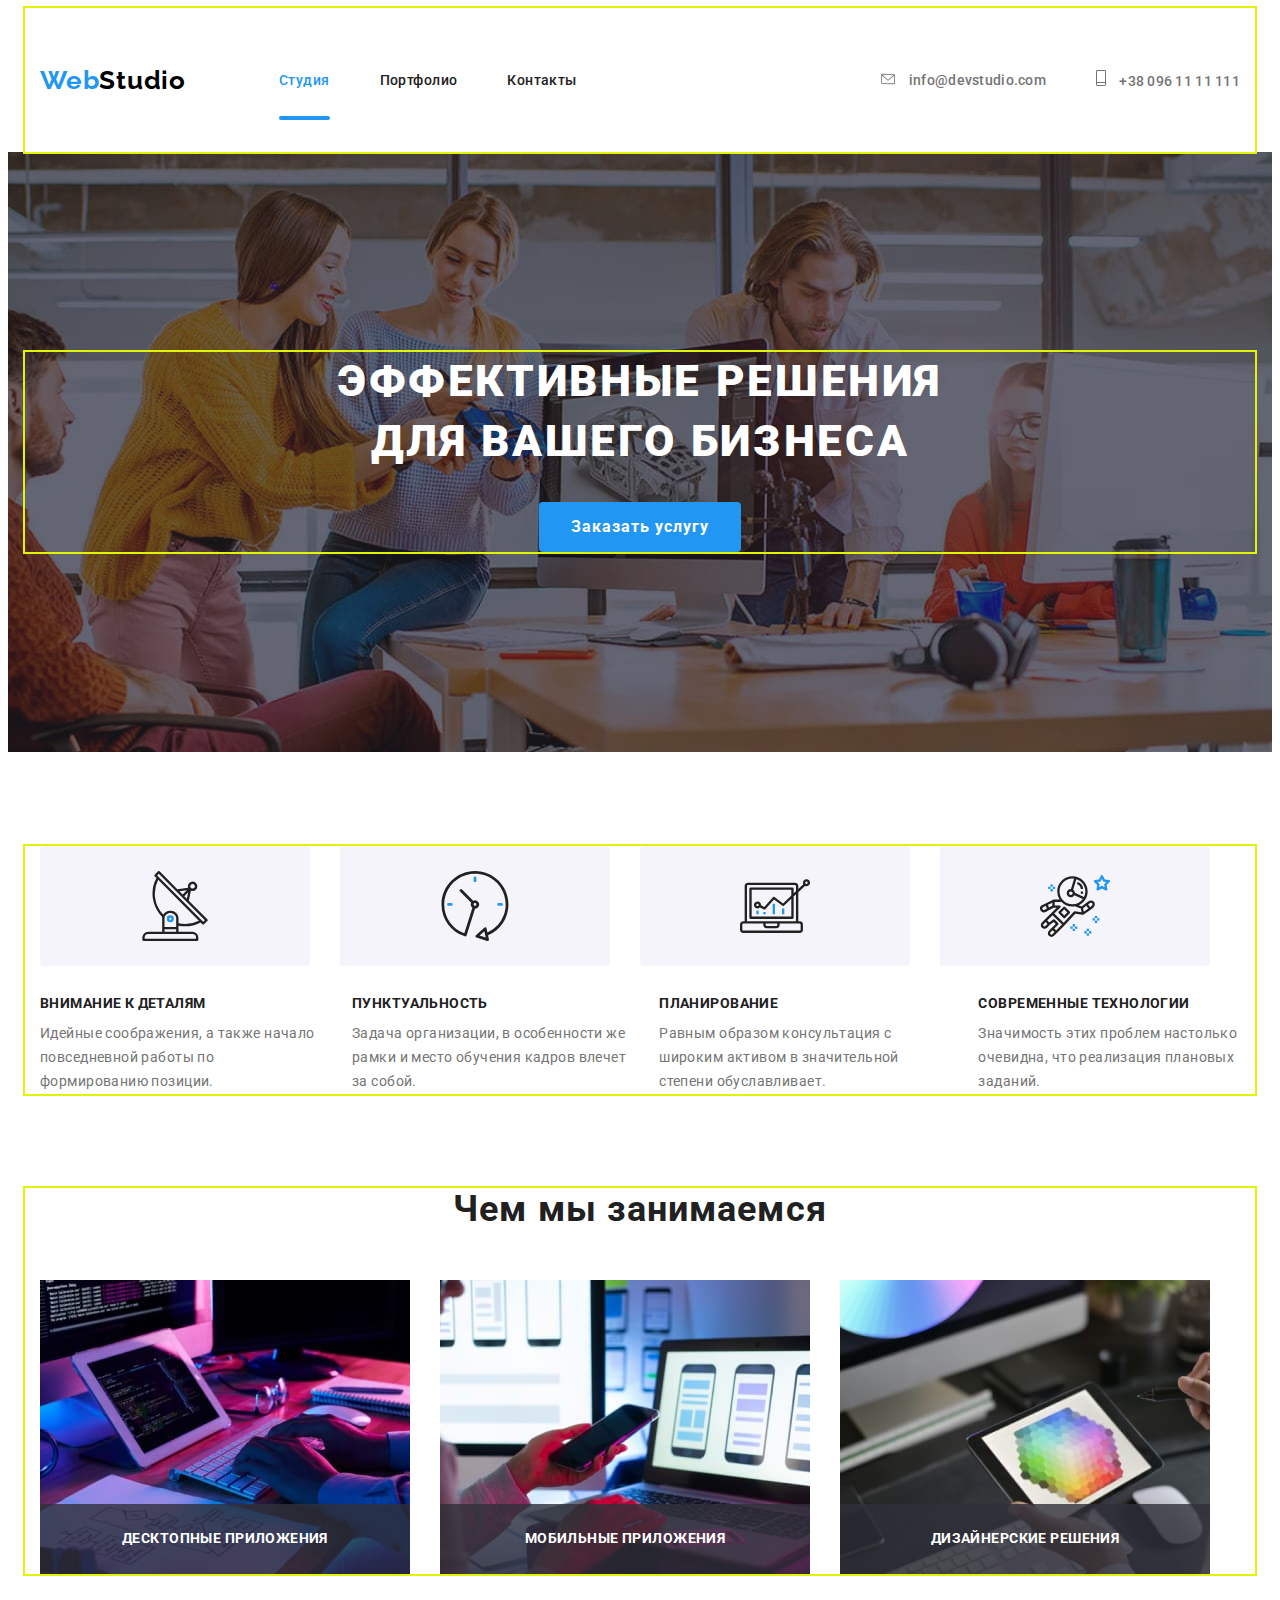
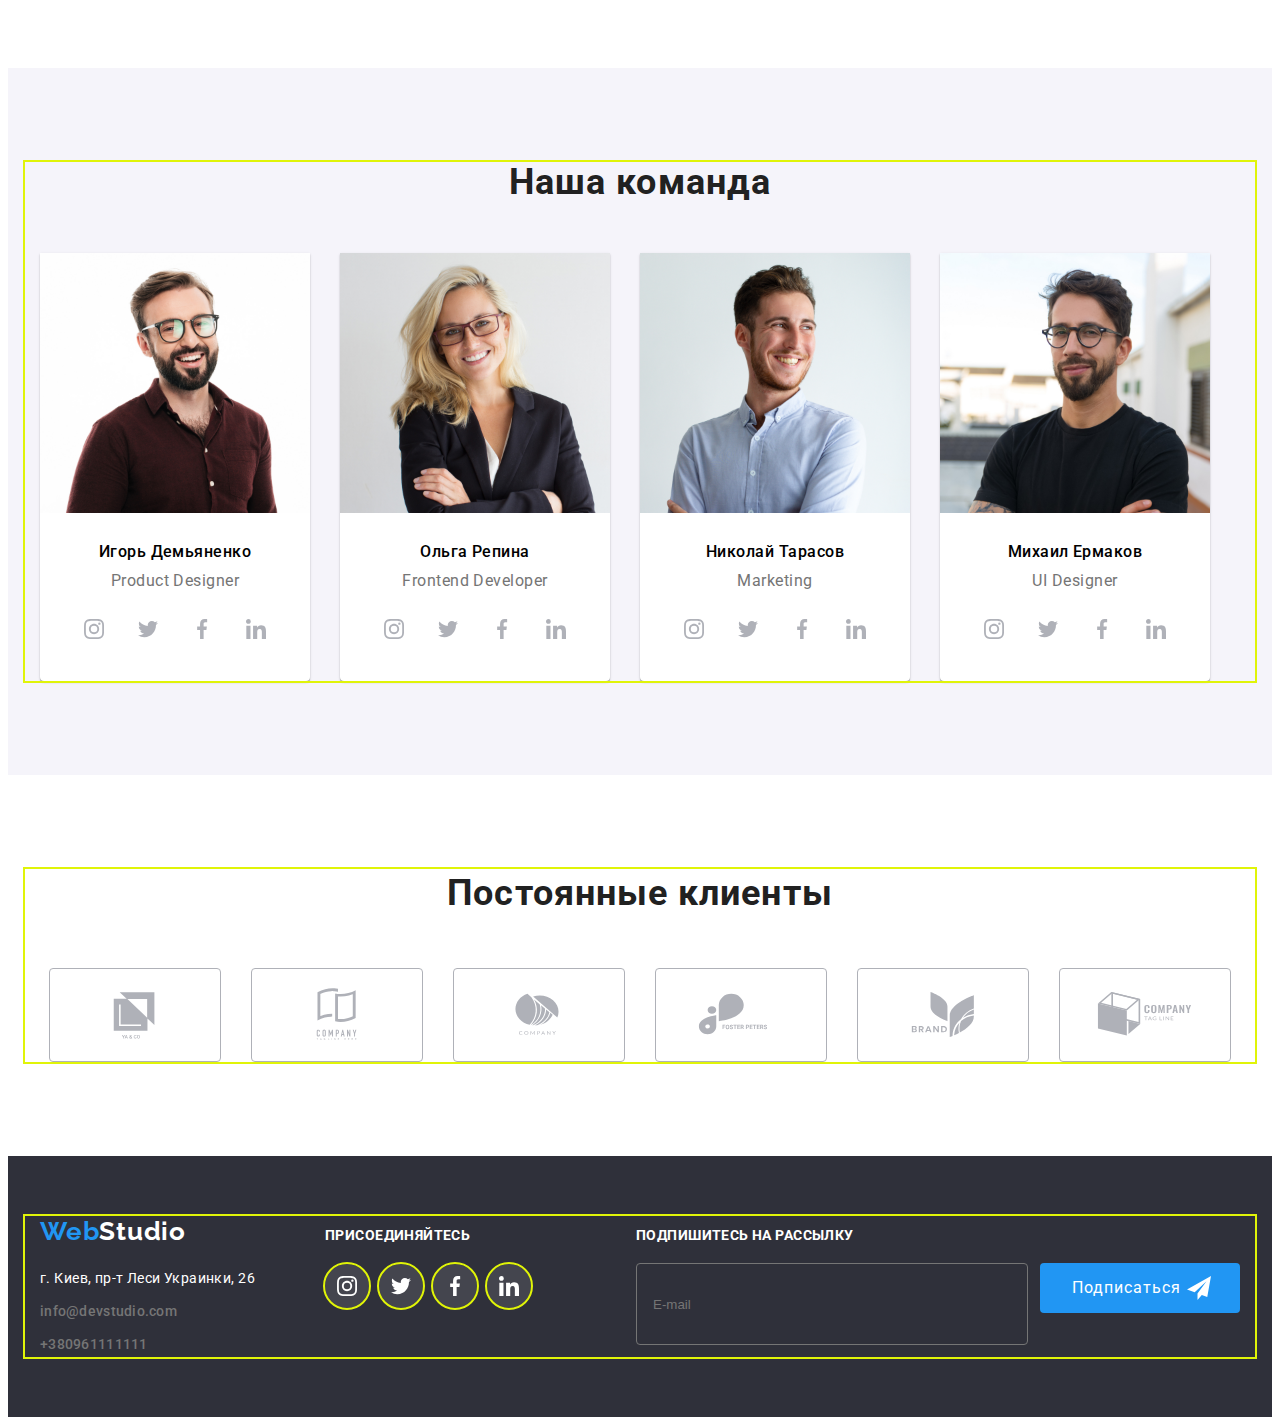
<file: index.html>
<!DOCTYPE html>
<html lang="ru">

<head>
  <link href="https://fonts.googleapis.com/css2?family=Raleway:wght@700&family=Roboto:wght@400;500;700;900&display=swap"
    rel="stylesheet" />
  <style>
    @import url('https://fonts.googleapis.com/css2?family=Raleway:wght@700&family=Roboto:wght@400;500;700;900&display=swap');
  </style>
  <meta charset="UTF-8" />
  <meta http-equiv="X-UA-Compatible" content="IE=edge" />
  <meta name="viewport" content="width=device-width, initial-scale=1.0" />
  <title>Document</title>
  <!--Normalize start-->
  <link rel="stylesheet" href="https://cdnjs.cloudflare.com/ajax/libs/modern-normalize/1.1.0/modern-normalize.min.css"
    integrity="sha512-wpPYUAdjBVSE4KJnH1VR1HeZfpl1ub8YT/NKx4PuQ5NmX2tKuGu6U/JRp5y+Y8XG2tV+wKQpNHVUX03MfMFn9Q=="
    crossorigin="anonymous" referrerpolicy="no-referrer" />
  <!--Normalize end-->
  <!--Custom stiles start-->
  <link rel="stylesheet" href="./css/main.min.css">
  <link rel="stylesheet" href="./css/styles.css" />
  <!--Custon stiles end-->

</head>

<body data-page no-scroll>

  <!--site header-->
  <header class="header">
    <div class="header__ctr container">
      <nav class="nav">
        <a href="./index.html" class="nav__logo link"><span class="logo">Web</span>Studio </a>
        <ul class="nav__list list">
          <li class="nav__item">
            <a href="./index.html" class="nav__link current link">Студия</a>
          </li>
          <li class="nav__item">
            <a href="./portfolio.html" class="nav__link link">Портфолио</a>
          </li>
          <li class="nav__item"><a href="#" class="nav__link link">Контакты</a></li>
        </ul>
      </nav>
      <ul class="header__list list">
        <li class="header__item">
          <a class="header__adress link" href="mailto:info@devstudio.com">
            <svg class="header__icon" width="16" height="12">
              <use href="./images/icon-stile.svg#mail"></use>
            </svg>
            info@devstudio.com</a>
        </li>
        <li class="header__item">
          <a class="header__adress link" href="tel:+380961111111">
            <svg class="header__icon" width="10" height="16">
              <use href="./images/icon-stile.svg#tel"></use>
            </svg>
            +38 096 11 11 111</a>
        </li>
      </ul>
    </div>
  </header>
  <!--menu-->
  <main>
    <section class="business">
      <div class="business-ctr container">
        <h1 class="business__title">Эффективные решения для вашего бизнеса</h1>
        <button type="button" class="business__btn" data-modal-open>Заказать услугу</button>
      </div>
    </section>
    <!--our features-->
    <section class="features section">
      <div class="ftr-container container">
        <h2 class="visually-hidden">Наши особенности</h2>
        <ul class="features__list list">
          <li>
            <a class="features__link link" href="" target="_blank" rel="noopener noreferrer" aria-label="">
              <svg class="features-icon" width="70" height="70">
                <use href="./images/icon-stile.svg#antenna"></use>
              </svg>
            </a>
          </li>
          <li>
            <a class="features__link link" href="" target="_blank" rel="noopener noreferrer" aria-label="">
              <svg class="features-icon" width="70" height="70">
                <use href="./images/icon-stile.svg#clock"></use>
              </svg>
            </a>
          </li>
          <li>
            <a class="features__link link" href="" target="_blank" rel="noopener noreferrer" aria-label="">
              <svg class="features-icon" width="70px" height="70px">
                <use href="./images/icon-stile.svg#diagram"></use>
              </svg>
            </a>
          </li>
          <li>
            <a class="features__link link" href="" target="_blank" rel="noopener noreferrer" aria-label="">
              <svg class="features-icon" width="70px" height="70px">
                <use href="./images/icon-stile.svg#astronaut"></use>
              </svg>
            </a>
          </li>
        </ul>
        <ul class="features__list list">
          <li>
            <h3 class="features__title">Внимание к деталям</h3>
            <p class="features__text">
              Идейные соображения, а также начало повседневной работы по формированию позиции.
            </p>
          </li>
          <li>
            <h3 class="features__title">Пунктуальность</h3>
            <p class="features__text">
              Задача организации, в особенности же рамки и место обучения кадров влечет за собой.
            </p>
          </li>
          <li>
            <h3 class="features__title">Планирование</h3>
            <p class="features__text">
              Равным образом консультация с широким активом в значительной степени обуславливает.
            </p>
          </li>
          <li>
            <h3 class="features__title">Современные технологии</h3>
            <p class="features__text">
              Значимость этих проблем настолько очевидна, что реализация плановых заданий.
            </p>
          </li>
        </ul>
      </div>
    </section>
    <section class="work section">
      <div class="work__container container">
        <h2 class="work__title">Чем мы занимаемся</h2>
        <ul class="work__list list">
          <li class="work__item">
            <img src="./images/box1.jpg" class="work-photo" alt="work examples" width="370" />
            <p class="work__text">Десктопные приложения</p>
          </li>
          <li class="work__item">
            <img src="./images/box2.jpg" class="work-photo" alt="work examples" width="370" />
            <p class="work__text">Мобильные приложения</p>
          </li>
          <li class="work__item">
            <img src="./images/box3.jpg" class="work-photo" alt="work examples" width="370" />
            <p class="work__text">Дизайнерские решения</p>
          </li>
        </ul>
      </div>
    </section>
    <!--command-->
    <section class="command section">
      <div class="command__container container">
        <h2 class="command__title">Наша команда</h2>
        <ul class="command__list list">
          <li class="command__link">
            <img src="./images/img.jpg" alt="photo" width="270" />
            <div class="command__cmd">
              <h3 class="command__name">Игорь Демьяненко</h3>
              <p class="command__text">Product Designer</p>
              <ul class="command__socials list">
                <li>
                  <a class="command__socials-link link" href="" target="_blank" rel="noopener noreferrer"
                    aria-label="instagram">
                    <svg class="command__icon" width="20" height="20">
                      <use href="./images/icon-stile.svg#instagram"></use>
                    </svg>
                  </a>
                </li>
                <li>
                  <a class="command__socials-link link" href="" target="_blank" rel="noopener noreferrer"
                    aria-label="twitter">
                    <svg class="command__icon" width="20" height="20">
                      <use href="./images/icon-stile.svg#twitter"></use>
                    </svg>
                  </a>
                </li>
                <li>
                  <a class="command__socials-link link" href="" target="_blank" rel="noopener noreferrer"
                    aria-label="facebook">
                    <svg class="command__icon" width="20" height="20">
                      <use href="./images/icon-stile.svg#facebook"></use>
                    </svg>
                  </a>
                </li>
                <li>
                  <a class="command__socials-link link" href="" target="_blank" rel="noopener noreferrer"
                    aria-label="linkedin">
                    <svg class="command__icon" width="20" height="20">
                      <use href="./images/icon-stile.svg#linkedin"></use>
                    </svg>
                  </a>
                </li>
              </ul>
            </div>
          </li>
          <li class="command__link">
            <img src="./images/img(1).jpg" alt="photo" width="270" />
            <div class="command__cmd">
              <h3 class="command__name">Ольга Репина</h3>
              <p class="command__text">Frontend Developer</p>
              <ul class="command__socials list">
                <li>
                  <a class="command__socials-link link" href="" target="_blank" rel="noopener noreferrer"
                    aria-label="instagram">
                    <svg class="command__icon" width="20" height="20">
                      <use href="./images/icon-stile.svg#instagram"></use>
                    </svg>
                  </a>
                </li>
                <li>
                  <a class="command__socials-link link" href="" target="_blank" rel="noopener noreferrer"
                    aria-label="twitter">
                    <svg class="command__icon" width="20" height="20">
                      <use href="./images/icon-stile.svg#twitter"></use>
                    </svg>
                  </a>
                </li>
                <li>
                  <a class="command__socials-link link" href="" target="_blank" rel="noopener noreferrer"
                    aria-label="facebook">
                    <svg class="command__icon" width="20" height="20">
                      <use href="./images/icon-stile.svg#facebook"></use>
                    </svg>
                  </a>
                </li>
                <li>
                  <a class="command__socials-link link" href="" target="_blank" rel="noopener noreferrer"
                    aria-label="linkedin">
                    <svg class="command__icon" width="20" height="20">
                      <use href="./images/icon-stile.svg#linkedin"></use>
                    </svg>
                  </a>
                </li>
              </ul>
            </div>
          </li>
          <li class="command__link">
            <img src="./images/img(2).jpg" alt="photo" width="270" />
            <div class="command__cmd">
              <h3 class="command__name">Николай Тарасов</h3>
              <p class="command__text">Marketing</p>
              <ul class="command__socials list">
                <li>
                  <a class="command__socials-link link" href="" target="_blank" rel="noopener noreferrer"
                    aria-label="instagram">
                    <svg class="command__icon" width="20" height="20">
                      <use href="./images/icon-stile.svg#instagram"></use>
                    </svg>
                  </a>
                </li>
                <li>
                  <a class="command__socials-link link" href="" target="_blank" rel="noopener noreferrer"
                    aria-label="twitter">
                    <svg class="command__icon" width="20" height="20">
                      <use href="./images/icon-stile.svg#twitter"></use>
                    </svg>
                  </a>
                </li>
                <li>
                  <a class="command__socials-link link" href="" target="_blank" rel="noopener noreferrer"
                    aria-label="facebook">
                    <svg class="command__icon" width="20" height="20">
                      <use href="./images/icon-stile.svg#facebook"></use>
                    </svg>
                  </a>
                </li>
                <li>
                  <a class="command__socials-link link" href="" target="_blank" rel="noopener noreferrer"
                    aria-label="linkedin">
                    <svg class="command__icon" width="20" height="20">
                      <use href="./images/icon-stile.svg#linkedin"></use>
                    </svg>
                  </a>
                </li>
              </ul>
            </div>
          </li>
          <li class="command__link">
            <img src="./images/img(3).jpg" alt="photo" width="270" />
            <div class="command__cmd">
              <h3 class="command__name">Михаил Ермаков</h3>
              <p class="command__text">UI Designer</p>
              <ul class="command__socials list">
                <li>
                  <a class="command__socials-link link" href="" target="_blank" rel="noopener noreferrer"
                    aria-label="instagram">
                    <svg class="command__icon" width="20" height="20">
                      <use href="./images/icon-stile.svg#instagram"></use>
                    </svg>
                  </a>
                </li>
                <li>
                  <a class="command__socials-link link" href="" target="_blank" rel="noopener noreferrer"
                    aria-label="twitter">
                    <svg class="command__icon" width="20" height="20">
                      <use href="./images/icon-stile.svg#twitter"></use>
                    </svg>
                  </a>
                </li>
                <li>
                  <a class="command__socials-link link" href="" target="_blank" rel="noopener noreferrer"
                    aria-label="facebook">
                    <svg class="command__icon" width="20" height="20">
                      <use href="./images/icon-stile.svg#facebook"></use>
                    </svg>
                  </a>
                </li>
                <li>
                  <a class="command__socials-link link" href="" target="_blank" rel="noopener noreferrer"
                    aria-label="linkedin">
                    <svg class="command__icon" width="20" height="20">
                      <use href="./images/icon-stile.svg#linkedin"></use>
                    </svg>
                  </a>
                </li>
              </ul>
            </div>
          </li>
        </ul>
      </div>
    </section>
    <!--Klient section-->
    <section class="klient section">
      <div class="container">
        <h2 class="klient__fix">Постоянные клиенты</h2>
        <ul class="klient__list list">
          <li>
            <a class="klient__link link" href="" target="_blank" rel="noopener noreferrer" aria-label="">
              <svg class="klient__icon" width="106" height="60">
                <use href="./images/icon-stile.svg#logo"></use>
              </svg>
            </a>
          </li>
          <li>
            <a class="klient__link link" href="" target="_blank" rel="noopener noreferrer" aria-label="">
              <svg class="klient__icon" width="106" height="60">
                <use href="./images/icon-stile.svg#logo-1"></use>
              </svg>
            </a>
          </li>
          <li>
            <a class="klient__link link" href="" target="_blank" rel="noopener noreferrer" aria-label="">
              <svg class="klient__icon" width="106" height="60">
                <use href="./images/icon-stile.svg#logo-2"></use>
              </svg>
            </a>
          </li>
          <li>
            <a class="klient__link link" href="" target="_blank" rel="noopener noreferrer" aria-label="">
              <svg class="klient__icon" width="106" height="60">
                <use href="./images/icon-stile.svg#logo-3"></use>
              </svg>
            </a>
          </li>
          <li>
            <a class="klient__link link" href="" target="_blank" rel="noopener noreferrer" aria-label="">
              <svg class="klient__icon" width="106" height="60">
                <use href="./images/icon-stile.svg#logo-4"></use>
              </svg>
            </a>
          </li>
          <li>
            <a class="klient__link link" href="" target="_blank" rel="noopener noreferrer" aria-label="">
              <svg class="klient__icon" width="106" height="60">
                <use href="./images/icon-stile.svg#logo-5"></use>
              </svg>
            </a>
          </li>
        </ul>
      </div>
    </section>
  </main>
  <!--site footer-->
  <footer>
    <div class="footer__container container">
      <div class="footer__address">
        <a href="./index.html" class="footer__logo link"><span class="logo">Web</span>Studio</a>
        <address>
          <ul class="footer-auth-nav list">
            <li class="footer__item">
              <a href="https://goo.gl/maps/1xEYQ6vVZ9jPNZn68" class="footer__maps link" target="_blank"
                rel="noopener noreferrer" title="Карты Google">г. Киев, пр-т Леси Украинки, 26</a>
            </li>
            <li class="footer__item">
              <a href="mailto:info@devstudio.com" class="footer__adress link">info@devstudio.com</a>
            </li>
            <li class="footer__item">
              <a href="tel:+380961111111" class="footer__adress link">+380961111111</a>
            </li>
          </ul>
        </address>
      </div>
      <div class="footer__icon-container">
        <p class="footer__text">присоединяйтесь</p>
        <ul class="footer__list list">
          <li>
            <a class="footer__link link" href="#" target="_blank" rel="noopener noreferrer" aria-label="">
              <svg class="footer__icon" width="20" height="20">
                <use href="./images/icon-stile.svg#instagram"></use>
              </svg>
            </a>
          </li>
          <li>
            <a class="footer__link link" href="#" target="_blank" rel="noopener noreferrer" aria-label="">
              <svg class="footer__icon" width="20" height="20">
                <use href="./images/icon-stile.svg#twitter"></use>
              </svg>
            </a>
          </li>
          <li>
            <a class="footer__link link" href="#" target="_blank" rel="noopener noreferrer" aria-label="">
              <svg class="footer__icon" width="20" height="20">
                <use href="./images/icon-stile.svg#facebook"></use>
              </svg>
            </a>
          </li>
          <li>
            <a class="footer__link link" href="#" target="_blank" rel="noopener noreferrer" aria-label="">
              <svg class="footer__icon" width="20" height="20">
                <use href="./images/icon-stile.svg#linkedin"></use>
              </svg>
            </a>
          </li>
        </ul>
      </div>
      <div class="footer__mailing">
        <p class="footer__mailing-header">Подпишитесь на рассылку</p>
        <form class="footer__form">
          <div class="footer__mailing-list">
            <label class="footer__label" for="mailing-list"></label>
            <input class="footer__input" type="text" id="mailing-list" placeholder="E-mail" required />
            <div>
              <button class="footer__submit">Подписаться<svg class="footer__mailing-icon" width="24" height="24">
                  <use href="./images/icon-stile.svg#icon-send"></use>
                </svg></button>

            </div>
          </div>
        </form>
      </div>
    </div>
  </footer>
  <!--Modal window-->
  <div class="backdrop  is-hidden" data-modal>
    <div class="backdrop__modal">
      <button class="backdrop__btn" data-modal-close>
        <svg class="backdrop__icon" width="20" height="20">
          <use href="./images/icon-stile.svg#exit"></use>
        </svg>
      </button>
      <form name="backdrop__form" autocomplete="on">
        <p class="backdrop__header">Оставьте свои данные, мы вам перезвоним</p>

        <label class="backdrop__label" for="name">Имя</label>
        <div class="backdrop__form">
          <input class="backdrop__input" type="text" id="name" name="user-name" required />
          <svg class="backdrop__name" width="20" height="20">
            <use href="./images/icon-stile.svg#person-modal"></use>
          </svg>
        </div>

        <label class="backdrop__label" for="phone">Телефон</label>
        <div class="backdrop__form">
          <input class="backdrop__input" type="tel" id="phone" name="user-phone" required />
          <svg class="backdrop__name" width="20" height="20">
            <use href="./images/icon-stile.svg#phone-modal"></use>
          </svg>
        </div>

        <label class="backdrop__label" for="mail">Почта</label>
        <div class="backdrop__form">
          <input class="backdrop__input" type="email" id="mail" name="user-mail" required />
          <svg class="backdrop__name" width="20" height="20">
            <use href="./images/icon-stile.svg#email-modal"></use>
          </svg>
        </div>

        <label class="backdrop__label-comment" for="comment">Коментарий</label>
        <div class="backdrop__form-comment">
          <textarea name="comment" id="comment" rows="10" placeholder="Введите текст"></textarea>
        </div>

        <label class="backdrop__check option">
          <input class="check__input" type="checkbox" required />
          <span class="check__box"></span>

        </label>
        <div class="backdrop__option">
          <p class="checked">Соглашаюсь с рассылкой и принимаю</p>
          <a class="backdrop__agreement" href="#"> Условия договора</a>
        </div>
        <button class="backdrop__submit">Отправить</button>
      </form>
    </div>
  </div>
  <script src="./js/header-scroll.js"></script>
  <script src="./js/modal.js"></script>
</body>

</html>
</file>
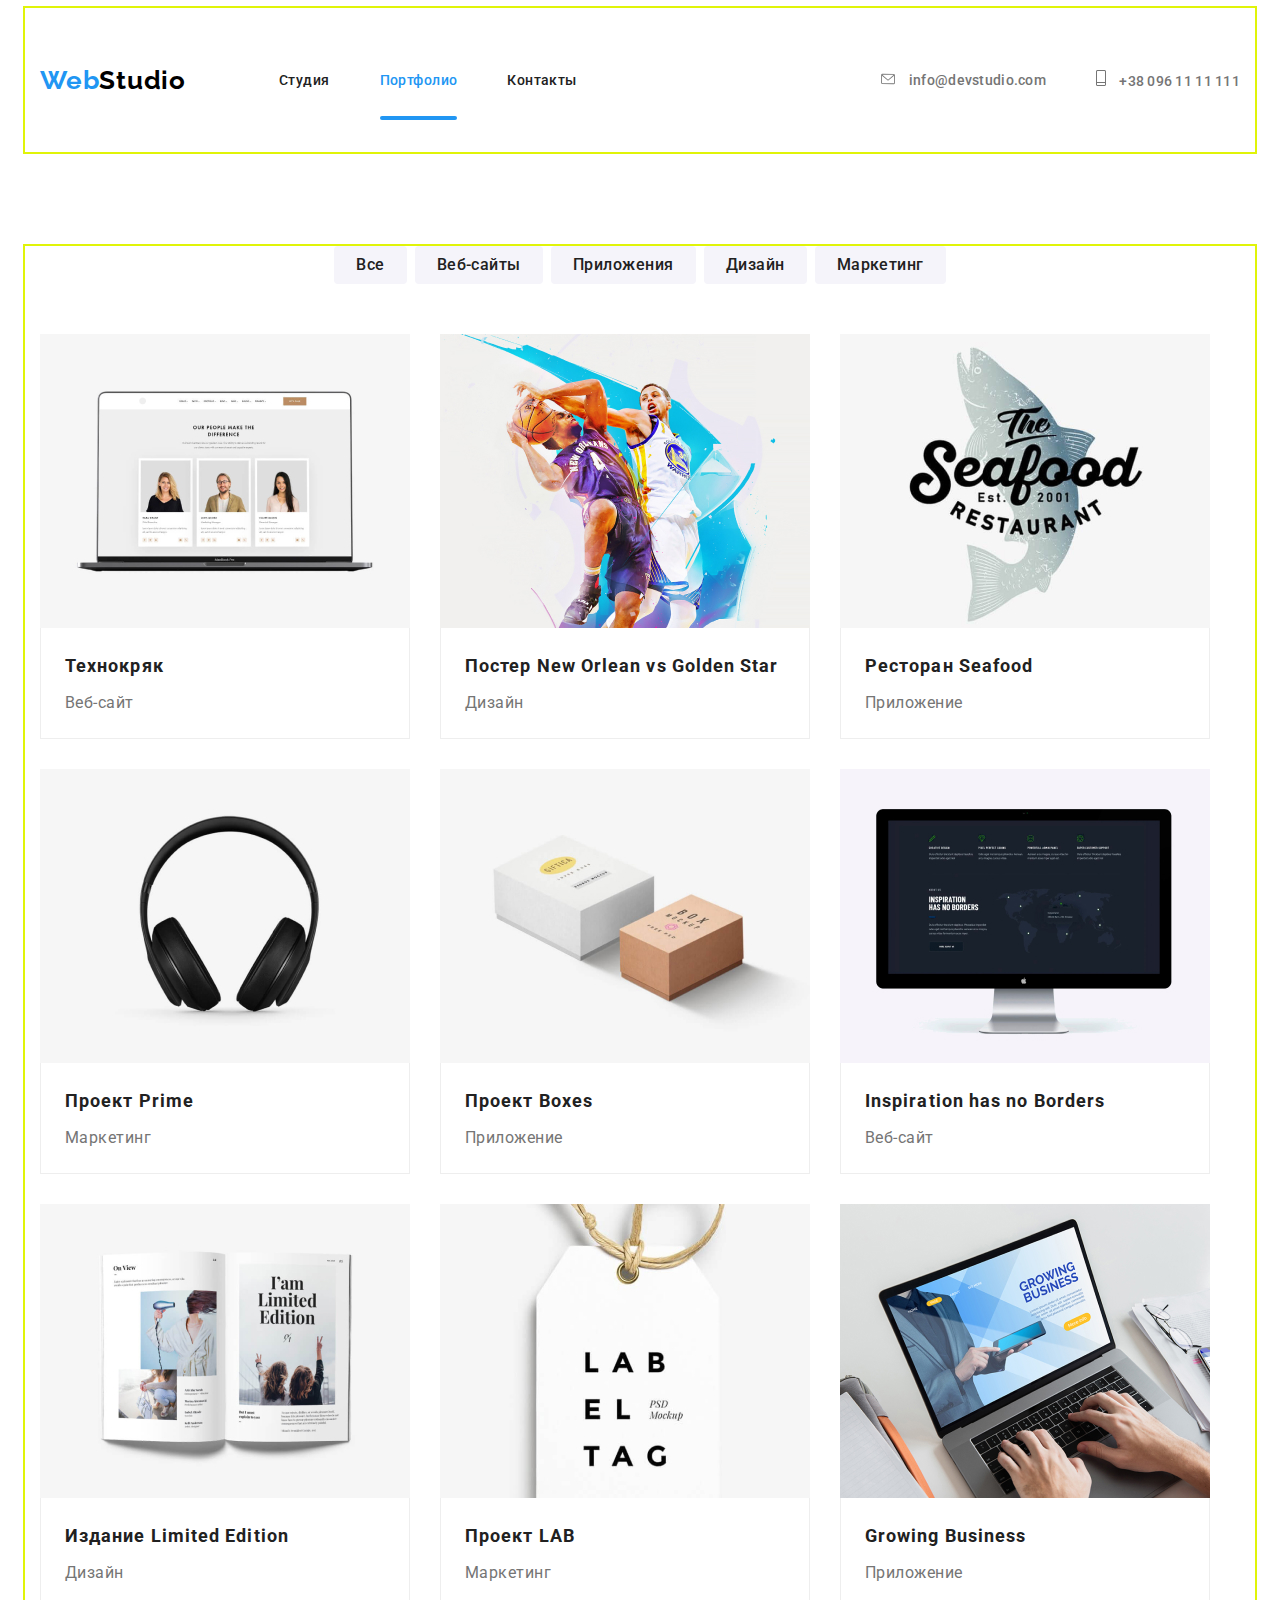
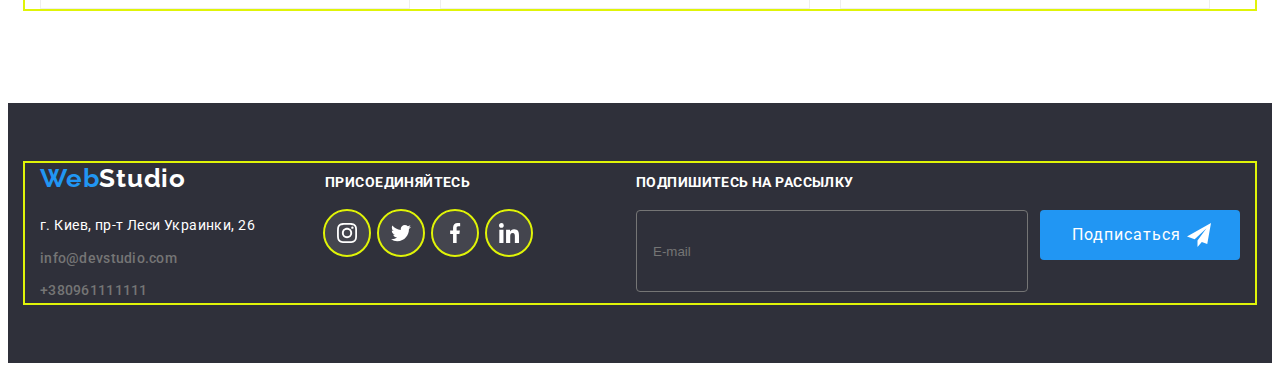
<file: portfolio.html>
<!DOCTYPE html>
<html lang="ru">

<head>
  <link href="https://fonts.googleapis.com/css2?family=Raleway:wght@700&family=Roboto:wght@400;500;700;900&display=swap"
    rel="stylesheet" />
  <style>
    @import url('https://fonts.googleapis.com/css2?family=Raleway:wght@700&family=Roboto:wght@400;500;700;900&display=swap');
  </style>
  <meta charset="UTF-8" />
  <meta http-equiv="X-UA-Compatible" content="IE=edge" />
  <meta name="viewport" content="width=device-width, initial-scale=1.0" />
  <title>Document</title>
  <!--Normalize start-->
  <link rel="stylesheet" href="https://cdnjs.cloudflare.com/ajax/libs/modern-normalize/1.1.0/modern-normalize.min.css"
    integrity="sha512-wpPYUAdjBVSE4KJnH1VR1HeZfpl1ub8YT/NKx4PuQ5NmX2tKuGu6U/JRp5y+Y8XG2tV+wKQpNHVUX03MfMFn9Q=="
    crossorigin="anonymous" referrerpolicy="no-referrer" />
  <!--Normalize end-->
  <!--Custom stiles start-->
  <link rel="stylesheet" href="./css/main.min.css">
  <link rel="stylesheet" href="./css/styles.css" />
  <!--Custon stiles end-->

</head>

<body data-page no-scroll>

  <!--site header-->
  <header class="header">
    <div class="header__ctr container">
      <nav class="nav">
        <a href="./index.html" class="nav__logo link"><span class="logo">Web</span>Studio </a>
        <ul class="nav__list list">
          <li class="nav__item">
            <a href="./index.html" class="nav__link link">Студия</a>
          </li>
          <li class="nav__item">
            <a href="./portfolio.html" class="nav__link current link">Портфолио</a>
          </li>
          <li class="nav__item"><a href="#" class="nav__link link">Контакты</a></li>
        </ul>
      </nav>
      <ul class="header__list list">
        <li class="header__item">
          <a class="header__adress link" href="mailto:info@devstudio.com">
            <svg class="header__icon" width="16" height="12">
              <use href="./images/icon-stile.svg#mail"></use>
            </svg>
            info@devstudio.com</a>
        </li>
        <li class="header__item">
          <a class="header__adress link" href="tel:+380961111111">
            <svg class="header__icon" width="10" height="16">
              <use href="./images/icon-stile.svg#tel"></use>
            </svg>
            +38 096 11 11 111</a>
        </li>
      </ul>
    </div>
  </header>
  <!--menu-->
  <main>
    <section class="working section">
      <div class="working__block container">
        <h1 class="visually-hidden">Навигация</h1>
        <ul class="working__list list">
          <li class="button-item">
            <button type="button" class="working__button-nav">Все</button>
          </li>
          <li class="button-item">
            <button type="button" class="working__button-nav">Веб-сайты</button>
          </li>
          <li class="button-item">
            <button type="button" class="working__button-nav">Приложения</button>
          </li>
          <li class="button-item">
            <button type="button" class="working__button-nav">Дизайн</button>
          </li>
          <li class="button-item">
            <button type="button" class="working__button-nav">Маркетинг</button>
          </li>
        </ul>
        <ul class="working__card list">
          <li>
            <a class="working__link link" href="#">
              <div class="working__overlay-box">
                <img src="./images/img1.jpg" alt="work examples" width="370" />
                <div class="working__overlay">
                  <p class="working__text">
                    Ресурс предлагает комплексные предложения с разным уровнем функционала и
                    сервисов. Все это позволит посетителю получить исчерпывающие сведения о
                    компании или частном лице.
                  </p>
                </div>
              </div>
              <div class="working__item">
                <h3 class="working__examples">Технокряк</h3>
                <p class="working__titles">Веб-сайт</p>
              </div>
            </a>
          </li>
          <li>
            <a href="#" class="working__link link">
              <div class="working__overlay-box">
                <img src="./images/img2.jpg" alt="work examples" width="370" />
                <div class="working__overlay">
                  <p class="working__text">
                    Ресурс предлагает комплексные предложения с разным уровнем функционала и
                    сервисов. Все это позволит посетителю получить исчерпывающие сведения о
                    компании или частном лице.
                  </p>
                </div>
              </div>
              <div class="working__item">
                <h3 class="working__examples">Постер New Orlean vs Golden Star</h3>
                <p class="working__titles">Дизайн</p>
              </div>
            </a>
          </li>
          <li>
            <a href="#" class="working__link link">
              <div class="working__overlay-box">
                <img src="./images/img3.jpg" alt="work examples" width="370" />
                <div class="working__overlay">
                  <p class="working__text">
                    Ресурс предлагает комплексные предложения с разным уровнем функционала и
                    сервисов. Все это позволит посетителю получить исчерпывающие сведения о
                    компании или частном лице.
                  </p>
                </div>
              </div>

              <div class="working__item">
                <h3 class="working__examples">Ресторан Seafood</h3>
                <p class="working__titles">Приложение</p>
              </div>
            </a>
          </li>
          <li>
            <a href="#" class="working__link link">
              <div class="working__overlay-box">
                <img src="./images/img4.jpg" alt="work examples" width="370" />
                <div class="working__overlay">
                  <p class="working__text">
                    Ресурс предлагает комплексные предложения с разным уровнем функционала и
                    сервисов. Все это позволит посетителю получить исчерпывающие сведения о
                    компании или частном лице.
                  </p>
                </div>
              </div>

              <div class="working__item">
                <h3 class="working__examples">Проект Prime</h3>
                <p class="working__titles">Маркетинг</p>
              </div>
            </a>
          </li>
          <li>
            <a href="#" class="working__link link">
              <div class="working__overlay-box">
                <img src="./images/img5.jpg" alt="work examples" width="370" />
                <div class="working__overlay">
                  <p class="working__text">
                    Ресурс предлагает комплексные предложения с разным уровнем функционала и
                    сервисов. Все это позволит посетителю получить исчерпывающие сведения о
                    компании или частном лице.
                  </p>
                </div>
              </div>

              <div class="working__item">
                <h3 class="working__examples">Проект Boxes</h3>
                <p class="working__titles">Приложение</p>
              </div>
            </a>
          </li>
          <li>
            <a href="#" class="working__link link">
              <div class="working__overlay-box">
                <img src="./images/img6.jpg" alt="work examples" width="370" />
                <div class="working__overlay">
                  <p class="working__text">
                    Ресурс предлагает комплексные предложения с разным уровнем функционала и
                    сервисов. Все это позволит посетителю получить исчерпывающие сведения о
                    компании или частном лице.
                  </p>
                </div>
              </div>

              <div class="working__item">
                <h3 class="working__examples">Inspiration has no Borders</h3>
                <p class="working__titles">Веб-сайт</p>
              </div>
            </a>
          </li>
          <li>
            <a href="#" class="working__link link">
              <div class="working__overlay-box">
                <img src="./images/img7.jpg" alt="work examples" width="370" />
                <div class="working__overlay">
                  <p class="working__text">
                    Ресурс предлагает комплексные предложения с разным уровнем функционала и
                    сервисов. Все это позволит посетителю получить исчерпывающие сведения о
                    компании или частном лице.
                  </p>
                </div>
              </div>

              <div class="working__item">
                <h3 class="working__examples">Издание Limited Edition</h3>
                <p class="working__titles">Дизайн</p>
              </div>
            </a>
          </li>
          <li>
            <a href="#" class="working__link link">
              <div class="working__overlay-box">
                <img src="./images/img8.jpg" alt="work examples" width="370" />
                <div class="working__overlay">
                  <p class="working__text">
                    Ресурс предлагает комплексные предложения с разным уровнем функционала и
                    сервисов. Все это позволит посетителю получить исчерпывающие сведения о
                    компании или частном лице.
                  </p>
                </div>
              </div>

              <div class="working__item">
                <h3 class="working__examples">Проект LAB</h3>
                <p class="working__titles">Маркетинг</p>
              </div>
            </a>
          </li>
          <li>
            <a href="#" class="working__link link">
              <div class="working__overlay-box">
                <img src="./images/img9.jpg" alt="work examples" width="370" />
                <div class="working__overlay">
                  <p class="working__text">
                    Ресурс предлагает комплексные предложения с разным уровнем функционала и
                    сервисов. Все это позволит посетителю получить исчерпывающие сведения о
                    компании или частном лице.
                  </p>
                </div>
              </div>

              <div class="working__item">
                <h3 class="working__examples">Growing Business</h3>
                <p class="working__titles">Приложение</p>
              </div>
            </a>
          </li>
        </ul>
      </div>
    </section>
  </main>
  <!--site footer-->
  <footer>
    <div class="footer__container container">
      <div class="footer__address">
        <a href="./index.html" class="footer__logo link"><span class="logo">Web</span>Studio</a>
        <address>
          <ul class="footer-auth-nav list">
            <li class="footer__item">
              <a href="https://goo.gl/maps/1xEYQ6vVZ9jPNZn68" class="footer__maps link" target="_blank"
                rel="noopener noreferrer" title="Карты Google">г. Киев, пр-т Леси Украинки, 26</a>
            </li>
            <li class="footer__item">
              <a href="mailto:info@devstudio.com" class="footer__adress link">info@devstudio.com</a>
            </li>
            <li class="footer__item">
              <a href="tel:+380961111111" class="footer__adress link">+380961111111</a>
            </li>
          </ul>
        </address>
      </div>
      <div class="footer__icon-container">
        <p class="footer__text">присоединяйтесь</p>
        <ul class="footer__list list">
          <li>
            <a class="footer__link link" href="#" target="_blank" rel="noopener noreferrer" aria-lbel="">
              <svg class="footer__icon" width="20" height="20">
                <use href="./images/icon-stile.svg#instagram"></use>
              </svg>
            </a>
          </li>
          <li>
            <a class="footer__link link" href="#" target="_blank" rel="noopener noreferrer" aria-lbel="">
              <svg class="footer__icon" width="20" height="20">
                <use href="./images/icon-stile.svg#twitter"></use>
              </svg>
            </a>
          </li>
          <li>
            <a class="footer__link link" href="#" target="_blank" rel="noopener noreferrer" aria-lbel="">
              <svg class="footer__icon" width="20" height="20">
                <use href="./images/icon-stile.svg#facebook"></use>
              </svg>
            </a>
          </li>
          <li>
            <a class="footer__link link" href="#" target="_blank" rel="noopener noreferrer" aria-lbel="">
              <svg class="footer__icon" width="20" height="20">
                <use href="./images/icon-stile.svg#linkedin"></use>
              </svg>
            </a>
          </li>
        </ul>
      </div>
      <div class="footer__mailing">
        <p class="footer__mailing-header">Подпишитесь на рассылку</p>
        <form class="footer__form">
          <div class="footer__mailing-list">
            <label class="footer__label" for="mailing-list"></label>
            <input class="footer__input" type="text" placeholder="E-mail" required />
            <div>
              <button class="footer__submit">Подписаться<svg class="footer__mailing-icon" width="24" height="24">
                  <use href="./images/icon-stile.svg#icon-send"></use>
                </svg></button>

            </div>
          </div>
        </form>
      </div>
    </div>
  </footer>
</body>

</html>
</file>
<file: css/styles.css>
/*:root {
  --color-text: #212121;
  --background-color: #2f303a;
  --color-accent: #757575;
  --color-blak: #000000;
  --color-title-second: #ffffff;
  --backround-title: #f5f4fa;
  --color-title: #ececec;
  --title-accent: #eeeeee;
  --color-logo: #2196f3;
  --background-color-btn: #118ce8;
  --transparency: #ffffff99;
  --color-icon-fix: #afb1b8;
}*/

/*body {
  font-family: roboto, sans-serif;
  background-color: var(--color-title-second);
  color: var(--color-text);
  font-size: 14px;
  letter-spacing: 0.03em;
}

.no-scroll {
  overflow: hidden;
}*/

.container {
  outline: 2px solid rgb(224, 244, 8);
  width: 1200px;
  margin: 0 auto;
  padding: 0 15px;
}

/*.visually-hidden {
  position: absolute;
  white-space: nowrap;
  width: 1px;
  height: 1px;
  overflow: hidden;
  border: 0;
  padding: 0;
  clip: rect(0 0 0 0);
  clip-path: inset(50%);
  margin: -1px;
}
*/
/*******************Reset stile*******************/
/*,
h2,
h3,
h4,
h5,
h6,
p {
  margin: 0;
}

img {
  display: block;
  max-width: 100%;
  height: auto;
}

address {
  font-style: normal;
}*/

/*button {
  display: block;
  margin: 0 auto;
  font-family: roboto;
  cursor: pointer;
  border: none;
  border-radius: 4px;
}

/*section {
  padding-top: 94px;
  padding-bottom: 94px;
}*/

/*.link {
  text-decoration: none;
  color: inherits;
}

.list {
  list-style: none;
  padding-left: 0;
  margin: 0;
}*/

/*/////////навигация страницы//////////*/
/*---------------header----------------*/
/*.header__ctr.container {
  align-items: center;
  display: flex;
  padding-top: 32px;
  padding-bottom: 32px;
}

.nav {
  display: flex;
  align-items: center;
}

.nav__logo {
  margin-right: 93px;
  font-family: Raleway, sans-serif;
  font-weight: 700;
  font-size: 26px;
  line-height: 1.19;
  letter-spacing: 0.03em;
  color: var(--color-blak);
}

.logo {
  color: var(--color-logo);
}

/*****************site nav****************/
/*.nav__list {
  display: flex;
  gap: 50px;
  align-items: center;
}
.nav__list .link:hover,
.nav__list .link:focus {
  color: var(--color-logo);
}
.nav__list .current {
  color: var(--color-logo);
}

.nav__list .current::after {
  content: ' ';
  display: block;
  position: absolute;
  bottom: 0;
  left: 0;
  width: 100%;
  height: 4px;
  border-radius: 4px;
  background-color: var(--color-logo);
}

.nav__item {
  position: relative;
}
.nav__link {
  font-weight: 500;
  color: var(--color-text);
  transition: color 205ms cubic-bezier(0.4, 0, 0.2, 1);
}

/******************auth nav*******************/
/*.header__list {
  margin-left: auto;
  display: flex;
  align-items: center;
  gap: 50px;
}

.header__item {
  position: relative;
}
.header__adress {
  color: var(--color-accent);
  font-style: normal;
  font-weight: 500;
  font-size: 14px;
  line-height: 1.14;
  letter-spacing: 0.02em;
  transition: color 205ms cubic-bezier(0.4, 0, 0.2, 1);
}
.header__adress:hover,
.header__adress:focus {
  color: var(--color-logo);
}
.header-item .link {
  display: flex;
  align-items: center;
}

.header__icon {
  fill: currentColor;
  margin-right: 10px;
}

/*****************header end**************/

/*----------------business--------------*/
.business {
  padding: 200px 0;
  background-color: var(--background-color);
  background-image: linear-gradient(to right, rgba(47, 48, 58, 0.4), rgba(47, 48, 58, 0.4)),
    url(../images/Img10.jpg);
  background-position: center;
  background-repeat: no-repeat;
  background-size: cover;
  max-width: 1600px;
  max-height: 600px;
  margin: 0 auto;
}

.business__title {
  color: var(--color-title-second);
  font-weight: 900;
  font-size: 44px;
  width: 696px;
  line-height: 1.36;
  letter-spacing: 0.06em;

  margin: 0 auto;
  margin-bottom: 30px;

  text-transform: uppercase;
  text-align: center;
}

.business__title:hover,
.business__title:focus {
  color: var(--color-title-second);
}

/******************button *******************/

/*.business__btn {
  color: var(--color-title-second);
  background-color: var(--color-logo);
  font-weight: 700;
  font-size: 16px;
  line-height: 1.88;
  letter-spacing: 0.06em;
  padding: 10px 32px;
  transition: background-color 250ms cubic-bezier(0.4, 0, 0.2, 1);
}

.business__btn:hover,
.business__btn:focus {
  background-color: #118ce8;
  color: var(--color-title-second);
}

/*****************business end****************/

/******************our features***************/

/*.ftr-container .container {
  padding-top: 94px;
  padding-bottom: 94px;
}

.features__list {
  display: flex;
  align-items: center;
  justify-items: center;
  gap: 30px;
}

.features__link {
  display: flex;
  background-color: var(--color-title-second);
  box-sizing: border-box;
  width: 270px;
  height: 120px;
  border-radius: 4px;
  align-items: center;
  justify-content: center;
  background-color: var(--backround-title);
  margin-bottom: 30px;
}

.features__title {
  margin-bottom: 10px;
  color: var(--color-text);
  font-family: 'Roboto';
  font-style: normal;
  font-weight: 700;
  font-size: 14px;
  line-height: 1.14;
  letter-spacing: 0.03em;
  text-transform: uppercase;
}

.features__text {
  color: var(--color-accent);
  font-family: 'Roboto';
  font-style: normal;
  font-weight: 400;
  font-size: 14px;
  line-height: 1.71;
  letter-spacing: 0.03em;
}

/***************our features and**************/

/*********************Work********************/
/*.work {
  padding-top: 0;
}

.work__container .container {
  display: block;
}

.work__title {
  color: var(--color-text);
  font-family: 'Roboto';
  padding: 0;
  margin-bottom: 50px;
  font-weight: 700;
  font-size: 36px;
  line-height: 1.17;
  text-align: center;
  letter-spacing: 0.03em;
}

.work__list {
  display: flex;
  gap: 30px;
}

.work__item {
  position: relative;
}

.work__text {
  font-weight: 700;

  line-height: 1.14;

  color: var(--color-title-second);
  display: flex;
  align-items: center;
  justify-content: center;
  left: 0;
  bottom: 0;
  width: 370px;
  height: 70px;
  position: absolute;
  background-color: rgba(47, 48, 58, 0.8);

  text-transform: uppercase;
}

/*********************Work end********************/

/********************Command**********************/
/*.command {
  background-color: var(--backround-title);
}

.command__title {
  margin-bottom: 50px;
  color: var(--color-text);
  font-weight: 700;
  font-size: 36px;
  line-height: 1.16;
  text-align: center;
  letter-spacing: 0.03em;
}

.command__list {
  display: flex;
  gap: 30px;
}

.command__link {
  background: var(--color-title-second);
  box-shadow: 0px 1px 3px rgba(0, 0, 0, 0.12), 0px 1px 1px rgba(0, 0, 0, 0.14),
    0px 2px 1px rgba(0, 0, 0, 0.2);
  border-radius: 0px 0px 4px 4px;
}

.command__name {
  margin-bottom: 10px;
  color: var(--color-blak);
  font-weight: 500;
  font-size: 16px;
  line-height: 1.18;
  text-align: center;
  letter-spacing: 0.03em;
}

.command__text {
  margin-bottom: 16px;
  color: var(--color-accent);
  font-family: 'Roboto';
  font-weight: 400;
  font-size: 16px;
  line-height: 1.18;
  text-align: center;
  letter-spacing: 0.03em;
}

.command__cmd {
  padding-top: 30px;
  padding-bottom: 30px;
}

/*************************Socials icon*****************/
/*.command__socials {
  display: flex;
  justify-content: center;
  gap: 10px;
}

.command__socials-link {
  display: flex;
  width: 44px;
  height: 44px;
  color: var(--color-icon-fix);
  border-radius: 50%;
  align-items: center;
  justify-content: center;
  transition: color 250ms cubic-bezier(0.4, 0, 0.2, 1),
    background-color 250ms cubic-bezier(0.4, 0, 0.2, 1);
}

.command__icon {
  fill: currentColor;
}

.command__socials-link:focus,
.command__socials-link:hover {
  background-color: var(--color-logo);
  color: var(--backround-title);
}

/*******************Command end********************/
/*--------------------Klient----------------------*/
/*.klient {
  background-color: var(--color-title-second);
}

.klient__fix {
  color: var(--color-text);
  font-weight: 700;
  font-size: 36px;
  line-height: 1.36;
  text-align: center;
  letter-spacing: 0.03em;
  margin-bottom: 50px;
}

.klient__list {
  display: flex;
  align-items: center;
  justify-content: center;
  gap: 30px;
}

.klient__link {
  display: flex;
  color: var(--color-icon-fix);
  width: 170px;
  height: 92px;
  border: 1px solid var(--color-icon-fix);
  border-radius: 4px;
  align-items: center;
  justify-content: center;
  transition: color 250ms cubic-bezier(0.4, 0, 0.2, 1), border 250ms cubic-bezier(0.4, 0, 0.2, 1);
}

.klient__icon {
  fill: currentColor;
}

.klient__link:hover,
.klient__link:focus {
  color: var(--color-logo);
  border: 1px solid var(--color-logo);
}

/*******************Klient end*********************/
/*--------------------footer----------------------*/
/*footer {
  background-color: var(--background-color);
  padding-top: 60px;
  padding-bottom: 60px;
}

.footer__container {
  display: flex;
  align-items: baseline;
}

.footer__address {
  margin-right: 70px;
}

.footer__logo {
  font-family: Raleway, sans-serif;
  font-weight: 700;
  font-size: 26px;
  line-height: 1.19;
  letter-spacing: 0.03em;
  color: var(--color-title-second);
  display: block;
  margin-bottom: 20px;
}

.footer__item:not(:last-child) {
  margin-bottom: 9px;
}

.footer__maps:hover,
.footer__maps:focus {
  color: var(--background-color-btn);
}

.footer__maps {
  color: #ffffff;
  font-weight: 400;
  font-size: 14px;
  line-height: 1.71;
  letter-spacing: 0.03em;
  transition: color 250ms cubic-bezier(0.4, 0, 0.2, 1);
}

.footer__adress {
  color: #757575;
  font-weight: 500;
  font-size: 14px;
  line-height: 1.71;
  letter-spacing: 0.02em;
  transition: color 250ms cubic-bezier(0.4, 0, 0.2, 1);
}

.footer__adress:hover,
.footer__adress:focus {
  color: var(--background-color-btn);
}
/*******************Footer icons*********************/
/*.footer__icon-container {
  margin-right: auto;
}

.footer__text {
  font-weight: 700;
  font-size: 14px;
  line-height: 1.14;
  letter-spacing: 0.03em;
  text-transform: uppercase;
  color: var(--color-title-second);
  margin-bottom: 20px;
}

.footer__list {
  display: flex;
  gap: 10px;
}

.footer__link {
  display: flex;
  width: 44px;
  height: 44px;
  color: var(--color-title-second);
  border-radius: 50%;
  align-items: center;
  justify-content: center;
  outline: 2px solid #e0f408;
  background-color: #ffffff1a;
  transition: background-color 250ms cubic-bezier(0.4, 0, 0.2, 1);
}

.footer__link:hover,
.footer__link:focus {
  background-color: var(--color-logo);
}

.footer__icon {
  fill: currentColor;
}
/**************footer-mailing-list*****************/

/*.footer__mailing-header {
  margin-bottom: 20px;
  color: var(--color-title-second);
  font-weight: 700;
  font-size: 14px;
  line-height: 1.17;
  letter-spacing: 0.03em;
  text-transform: uppercase;
}
.footer__mailing-list {
  display: flex;
}

.footer__input {
  width: 358px;
  height: 50px;
  margin-right: 12px;
  border-radius: 4px;
  background-color: transparent;
  border-radius: 4px;
  border: solid 1px var(--color-accent);
  padding: 15px 16px;
  color: var(--color-title-second);
}
.footer__submit:hover,
.footer__submit:focus {
  background-color: #118ce8;
  color: var(--color-title-second);
}
.footer__submit {
  position: relative;
  color: var(--color-title-second);
  background-color: var(--color-logo);
  text-align: left;
  width: 200px;
  height: 50px;
  font-size: 16px;
  line-height: 1.88;
  letter-spacing: 0.06em;
  padding: 10px 32px;
  transition: background-color 250ms cubic-bezier(0.4, 0, 0.2, 1);
}
.footer__mailing-icon {
  right: 29px;
  top: 13px;
  position: absolute;
  fill: var(--color-title-second);
}
/*********************footer end**********************/
/*******************Modal window*********************/
/*.backdrop {
  position: fixed;
  top: 0;
  left: 0;
  width: 100%;
  height: 100%;
  background-color: rgba(0, 0, 0, 0.2);
  z-index: 1000;
  opacity: 1;
  visibility: visible;
  display: flex;
  align-items: center;
  justify-content: center;
  transition: opacity 250ms cubic-bezier(0.4, 0, 0.2, 1);
}

.backdrop.is-hidden {
  opacity: 0;
  pointer-events: none;
}

.backdrop__modal {
  padding: 39px;
  position: absolute;
  top: 50%;
  left: 50%;
  transform: translate(-50%, -50%) scale(1) rotate(0);
  width: 528px;
  height: 581px;
  border-radius: 4px;
  background-color: var(--color-title-second);
  opacity: 1;
  transition: transform 400ms ease-in-out 200ms, opacity 200ms ease-in-out 200ms;
}
.backdrop__btn:hover,
.backdrop__btn:focus {
  fill: var(--background-color-btn);
}
.backdrop__btn {
  position: absolute;
  top: 10px;
  right: 10px;
  width: 30px;
  height: 30px;
  border-radius: 50px;
  border: solid 1px var(--color-icon-fix);
  background-color: transparent;
  padding: 0;
  transition: fill 250ms cubic-bezier(0.4, 0, 0.2, 1);
  display: flex;
  align-items: center;
  justify-content: center;
  cursor: pointer;
}
/*****************modal form***********************/
/*.backdrop__header {
  font-weight: 700;
  font-size: 20px;
  line-height: 1.15;
  color: var(--color-text);
  margin-bottom: 12px;
}

.backdrop__form {
  position: relative;
  display: flex;
  flex-direction: column;
  margin-bottom: 10px;
}
.backdrop__form:focus-within .form-input,
.backdrop__form:hover .form-input {
  border: solid 1px var(--background-color-btn);
}
.backdrop__form:focus-within .backdrop__name,
.backdrop__form:hover .backdrop__name {
  fill: var(--background-color-btn);
}
.backdrop__name {
  position: absolute;
  top: 11px;
  left: 12px;
  width: 18px;
  height: 18px;
  transition: fill 250ms cubic-bezier(0.4, 0, 0.2, 1);
}

.backdrop__label {
  display: block;
  margin-bottom: 4px;
  font-size: 12px;
  line-height: 1.14;
  letter-spacing: 0.01em;
  color: var(--color-accent);
}
.backdrop__input {
  border-radius: 4px;
  border: solid 1px rgba(33, 33, 33, 0.2);
  border-color: transparent;
  border-color: var(--color-icon-fix);
  height: 40px;
  top: 0;
  left: 0;
  padding-left: 42px;
  width: 100%;
  display: inline-block;
  outline: none;
  transition: border-color 250ms cubic-bezier(0.4, 0, 0.2, 1);
}

.backdrop__form-comment {
  position: relative;
  display: flex;
  flex-direction: column;
  margin-bottom: 20px;
}
.backdrop__label-comment {
  display: block;
  margin-bottom: 4px;
  font-size: 12px;
  line-height: 1.7;
  letter-spacing: 0.01em;
  color: var(--color-accent);
}
textarea {
  resize: none;
  width: 100%;
  padding: 12px 16px;
  border-radius: 4px;
  border: solid 1px rgba(33, 33, 33, 0.2);

  height: 120px;
  outline: none;
  transition: border-color 250ms cubic-bezier(0.4, 0, 0.2, 1);
}
textarea:focus,
textarea:hover {
  border: solid 1px var(--background-color-btn);
}
textarea::placeholder {
  color: rgba(117, 117, 117, 0.5);
}

.backdrop__option {
  display: flex;
  justify-content: center;
}
.backdrop__submit {
  color: var(--color-title-second);
  background-color: var(--color-logo);
  font-weight: 700;
  width: 200px;
  height: 50px;
  font-size: 16px;
  line-height: 1.88;
  letter-spacing: 0.06em;
  padding: 10px 32px;
  transition: background-color 250ms cubic-bezier(0.4, 0, 0.2, 1);
}
/*********************check box***********************/
/*.backdrop__agreement {
  color: var(--background-color-btn);
}

.option {
  display: block;
  margin-bottom: 30px;
}

.backdrop__check {
  position: relative;
}

.check__input {
  position: absolute;
  clip: rect(0 0 0 0);
  width: 1px;
  height: 1px;
  margin: -1px;
}

.check__box {
  left: 15px;
  position: absolute;
  margin-top: 0.1em;
  margin-left: -1em;
  width: 16px;
  height: 15px;
  overflow: hidden;
  border-radius: 0.05em;
  background-color: white;
  background-repeat: no-repeat;
  background-position: 50% 50%;
  box-shadow: 0 0 0 0.1em #4a90e2;
}

.check__input:checked + .check__box {
  background-color: #4a90e2;
  background-image: url(../images/iconcheck.png);
}

.check__input:focus + .check__box {
  box-shadow: 0 0 0 0.1em #4a90e2, 0 0 0 0.2em #7ed321;
}

.check__input:disabled + .check__box {
  box-shadow: 0 0 0 0.1em #9b9b9b;
}

.check__input:checked:disabled + .check__box {
  background-color: #9b9b9b;
}
/*----------------Стили для портфолио----------------*/
/*----------------working container------------------*/
/*.container {
  padding-top: 94px;
  padding-bottom: 80px;
}
.header-portfolio {
  border-bottom: solid 1px;
  color: var(--color-title);
}

.working__block .container {
  padding-top: 94px;
  padding-bottom: 94px;
}

.working__list {
  display: flex;
  justify-content: center;
  margin-bottom: 50px;
  gap: 8px;
}

.working__button-nav {
  color: var(--color-text);
  background-color: var(--backround-title);
  font-style: medium;
  font-weight: 500;
  font-size: 16px;
  line-height: 1.62;
  letter-spacing: 0.03em;
  padding: 6px 22px;
  transition: color 250ms cubic-bezier(0.4, 0, 0.2, 1),
    background-color cubic-bezier(0.4, 0, 0.2, 1), box-shadow cubic-bezier(0.4, 0, 0.2, 1);
  transition: color 250ms cubic-bezier(0.4, 0, 0.2, 1),
    background-color 250ms cubic-bezier(0.4, 0, 0.2, 1),
    box-shadow 250ms cubic-bezier(0.4, 0, 0.2, 1);
}

.working__button-nav:hover,
.working__button-nav:focus {
  color: var(--color-title-second);
  background-color: var(--color-logo);
  box-shadow: 0px 4px 4px rgba(0, 0, 0, 0.25), 0px 4px 4px rgba(0, 0, 0, 0.25);
}

.working__card {
  display: flex;
  flex-wrap: wrap;
  gap: 30px;
}

.working__item {
  position: relative;
  overflow: hidden;
  padding: 20px 24px;
  border: 1px solid var(--title-accent);
  border-top: 0;
  background-color: var(--color-title-second);
}

.working__link {
  display: block;
  transition: box-shadow 250ms cubic-bezier(0.4, 0, 0.2, 1);
}

.working__link:hover,
.working__link:focus {
  box-shadow: 0px 1px 1px rgba(0, 0, 0, 0.12), 0px 4px 4px rgba(0, 0, 0, 0.06),
    1px 4px 6px rgba(0, 0, 0, 0.16);
}

.working__examples {
  color: var(--color-text);
  font-weight: 700;
  font-size: 18px;
  line-height: 2;
  letter-spacing: 0.06em;
}

.working__titles {
  margin-top: 4px;
  color: var(--color-accent);
  font-weight: 400;
  font-size: 16px;
  line-height: 1.87;
  letter-spacing: 0.03em;
}
.working__overlay-box {
  position: relative;
  overflow: hidden;
}
.working__link:hover .working__overlay,
.working__link:focus .working__overlay {
  transform: translateY(0);
}

.working__overlay {
  position: absolute;
  top: 0;
  left: 0;
  width: 100%;
  height: 100%;
  background-color: rgba(33, 150, 243, 0.9);
  transform: translateY(100%);
  transition: transform 250ms cubic-bezier(0.4, 0, 0.2, 1);
}

.working__text {
  padding: 63px 24px;
  font-style: normal;
  font-weight: normal;
  font-size: 18px;
  line-height: 1.55;
  color: rgba(255, 255, 255, 1);
  text-align: left;
  letter-spacing: 0.03em;
}

/*****************working container end*******************/
/****************Стили для портфолио end******************/
</file>
<file: css/main.min.css>
:root{--color-text: #212121;--background-color: #2f303a;--color-accent: #757575;--color-blak: #000000;--color-title-second: #ffffff;--backround-title: #f5f4fa;--color-title: #ececec;--title-accent: #eeeeee;--color-logo: #2196f3;--background-color-btn: #118ce8;--transparency: #ffffff99;--color-icon-fix: #afb1b8}.visually-hidden{position:absolute;white-space:nowrap;width:1px;height:1px;overflow:hidden;border:0;padding:0;clip:rect(0 0 0 0);-webkit-clip-path:inset(50%);clip-path:inset(50%);margin:-1px}body{font-family:roboto,sans-serif;background-color:var(--color-title-second);color:var(--color-text);font-size:14px;letter-spacing:.03em}.no-scroll{overflow:hidden}h1,h2,h3,h4,h5,h6,p{margin:0}.link{text-decoration:none;color:inherits}.list{list-style:none;padding-left:0;margin:0}img{display:block;max-width:100%;height:auto}address{font-style:normal}button{display:block;margin:0 auto;font-family:roboto;cursor:pointer;border:none;border-radius:4px}.business__btn{color:var(--color-title-second);background-color:var(--color-logo);font-weight:700;font-size:16px;line-height:1.88;letter-spacing:.06em;padding:10px 32px;-webkit-transition:background-color 250ms cubic-bezier(0.4, 0, 0.2, 1);transition:background-color 250ms cubic-bezier(0.4, 0, 0.2, 1)}.business__btn:hover,.business__btn:focus{background-color:#118ce8;color:var(--color-title-second)}.container{outline:2px solid #e0f408;width:1200px;margin:0 auto;padding:0 15px}section{padding-top:94px;padding-bottom:94px}.backdrop{position:fixed;top:0;left:0;width:100%;height:100%;background-color:rgba(0,0,0,.2);z-index:1000;opacity:1;visibility:visible;display:-webkit-box;display:-ms-flexbox;display:flex;-webkit-box-align:center;-ms-flex-align:center;align-items:center;-webkit-box-pack:center;-ms-flex-pack:center;justify-content:center;-webkit-transition:opacity 250ms cubic-bezier(0.4, 0, 0.2, 1);transition:opacity 250ms cubic-bezier(0.4, 0, 0.2, 1)}.backdrop.is-hidden{opacity:0;pointer-events:none}.backdrop__modal{padding:39px;position:absolute;top:50%;left:50%;-webkit-transform:translate(-50%, -50%) scale(1) rotate(0);transform:translate(-50%, -50%) scale(1) rotate(0);width:528px;height:581px;border-radius:4px;background-color:var(--color-title-second);opacity:1;-webkit-transition:opacity 200ms ease-in-out 200ms,-webkit-transform 400ms ease-in-out 200ms;transition:opacity 200ms ease-in-out 200ms,-webkit-transform 400ms ease-in-out 200ms;transition:transform 400ms ease-in-out 200ms,opacity 200ms ease-in-out 200ms;transition:transform 400ms ease-in-out 200ms,opacity 200ms ease-in-out 200ms,-webkit-transform 400ms ease-in-out 200ms}.backdrop__btn{position:absolute;top:10px;right:10px;width:30px;height:30px;border-radius:50px;border:solid 1px var(--color-icon-fix);background-color:rgba(0,0,0,0);padding:0;-webkit-transition:fill 250ms cubic-bezier(0.4, 0, 0.2, 1);transition:fill 250ms cubic-bezier(0.4, 0, 0.2, 1);display:-webkit-box;display:-ms-flexbox;display:flex;-webkit-box-align:center;-ms-flex-align:center;align-items:center;-webkit-box-pack:center;-ms-flex-pack:center;justify-content:center;cursor:pointer}.backdrop__btn:hover,.backdrop__btn:focus{fill:var(--background-color-btn)}.backdrop__header{font-weight:700;font-size:20px;line-height:1.15;color:var(--color-text);margin-bottom:12px}.backdrop__form{position:relative;display:-webkit-box;display:-ms-flexbox;display:flex;-webkit-box-orient:vertical;-webkit-box-direction:normal;-ms-flex-direction:column;flex-direction:column;margin-bottom:10px}.backdrop__form:focus-within .form-input,.backdrop__form:hover .form-input{border:solid 1px var(--background-color-btn)}.backdrop__form:focus-within .backdrop__name,.backdrop__form:hover .backdrop__name{fill:var(--background-color-btn)}.backdrop__name{position:absolute;top:11px;left:12px;width:18px;height:18px;-webkit-transition:fill 250ms cubic-bezier(0.4, 0, 0.2, 1);transition:fill 250ms cubic-bezier(0.4, 0, 0.2, 1)}.backdrop__label{display:block;margin-bottom:4px;font-size:12px;line-height:1.14;letter-spacing:.01em;color:var(--color-accent)}.backdrop__input{border-radius:4px;border:solid 1px rgba(33,33,33,.2);border-color:rgba(0,0,0,0);border-color:var(--color-icon-fix);height:40px;top:0;left:0;padding-left:42px;width:100%;display:inline-block;outline:none;-webkit-transition:border-color 250ms cubic-bezier(0.4, 0, 0.2, 1);transition:border-color 250ms cubic-bezier(0.4, 0, 0.2, 1)}.backdrop__form-comment{position:relative;display:-webkit-box;display:-ms-flexbox;display:flex;-webkit-box-orient:vertical;-webkit-box-direction:normal;-ms-flex-direction:column;flex-direction:column;margin-bottom:20px}.backdrop__label-comment{display:block;margin-bottom:4px;font-size:12px;line-height:1.7;letter-spacing:.01em;color:var(--color-accent)}textarea{resize:none;width:100%;padding:12px 16px;border-radius:4px;border:solid 1px rgba(33,33,33,.2);height:120px;outline:none;-webkit-transition:border-color 250ms cubic-bezier(0.4, 0, 0.2, 1);transition:border-color 250ms cubic-bezier(0.4, 0, 0.2, 1)}textarea:focus,textarea:hover{border:solid 1px var(--background-color-btn)}textarea::-webkit-input-placeholder{color:rgba(117,117,117,.5)}textarea::-moz-placeholder{color:rgba(117,117,117,.5)}textarea:-ms-input-placeholder{color:rgba(117,117,117,.5)}textarea::-ms-input-placeholder{color:rgba(117,117,117,.5)}textarea::placeholder{color:rgba(117,117,117,.5)}.backdrop__option{display:-webkit-box;display:-ms-flexbox;display:flex;-webkit-box-pack:center;-ms-flex-pack:center;justify-content:center}.backdrop__submit{color:var(--color-title-second);background-color:var(--color-logo);font-weight:700;width:200px;height:50px;font-size:16px;line-height:1.88;letter-spacing:.06em;padding:10px 32px;-webkit-transition:background-color 250ms cubic-bezier(0.4, 0, 0.2, 1);transition:background-color 250ms cubic-bezier(0.4, 0, 0.2, 1)}.backdrop__agreement{color:var(--background-color-btn)}.option{display:block;margin-bottom:30px}.backdrop__check{position:relative}.check__input{position:absolute;clip:rect(0 0 0 0);width:1px;height:1px;margin:-1px}.check__box{left:15px;position:absolute;margin-top:.1em;margin-left:-1em;width:16px;height:15px;overflow:hidden;border-radius:.05em;background-color:#fff;background-repeat:no-repeat;background-position:50% 50%;-webkit-box-shadow:0 0 0 .1em #4a90e2;box-shadow:0 0 0 .1em #4a90e2}.check__input:checked+.check__box{background-color:#4a90e2;background-image:url(../images/iconcheck.png)}.check__input:focus+.check__box{-webkit-box-shadow:0 0 0 .1em #4a90e2,0 0 0 .2em #7ed321;box-shadow:0 0 0 .1em #4a90e2,0 0 0 .2em #7ed321}.check__input:disabled+.check__box{-webkit-box-shadow:0 0 0 .1em #9b9b9b;box-shadow:0 0 0 .1em #9b9b9b}.check__input:checked:disabled+.check__box{background-color:#9b9b9b}.nav{display:-webkit-box;display:-ms-flexbox;display:flex;-webkit-box-align:center;-ms-flex-align:center;align-items:center}.nav__logo{margin-right:93px;font-family:Raleway,sans-serif;font-weight:700;font-size:26px;line-height:1.19;letter-spacing:.03em;color:var(--color-blak)}.logo{color:var(--color-logo)}.nav__list{display:-webkit-box;display:-ms-flexbox;display:flex;gap:50px;-webkit-box-align:center;-ms-flex-align:center;align-items:center}.nav__list .link:hover,.nav__list .link:focus{color:var(--color-logo)}.nav__list .current{color:var(--color-logo)}.nav__list .current::after{content:" ";display:block;position:absolute;bottom:0;left:0;width:100%;height:4px;border-radius:4px;background-color:var(--color-logo)}.nav__item{position:relative;padding-top:32px;padding-bottom:32px}.nav__link{font-weight:500;color:var(--color-text);-webkit-transition:color 205ms cubic-bezier(0.4, 0, 0.2, 1);transition:color 205ms cubic-bezier(0.4, 0, 0.2, 1)}.header__ctr.container{-webkit-box-align:center;-ms-flex-align:center;align-items:center;display:-webkit-box;display:-ms-flexbox;display:flex;padding-top:32px;padding-bottom:32px}.header__list{margin-left:auto;display:-webkit-box;display:-ms-flexbox;display:flex;-webkit-box-align:center;-ms-flex-align:center;align-items:center;gap:50px}.header__item{position:relative}.header__adress{color:var(--color-accent);font-style:normal;font-weight:500;font-size:14px;line-height:1.14;letter-spacing:.02em;-webkit-transition:color 205ms cubic-bezier(0.4, 0, 0.2, 1);transition:color 205ms cubic-bezier(0.4, 0, 0.2, 1)}.header__adress:hover,.header__adress:focus{color:var(--color-logo)}.header-item .link{display:-webkit-box;display:-ms-flexbox;display:flex;-webkit-box-align:center;-ms-flex-align:center;align-items:center}.header__icon{fill:currentColor;margin-right:10px}.ftr-container .container{padding-top:94px;padding-bottom:94px}.features__list{display:-webkit-box;display:-ms-flexbox;display:flex;-webkit-box-align:center;-ms-flex-align:center;align-items:center;justify-items:center;gap:30px}.features__link{display:-webkit-box;display:-ms-flexbox;display:flex;background-color:var(--color-title-second);-webkit-box-sizing:border-box;box-sizing:border-box;width:270px;height:120px;border-radius:4px;-webkit-box-align:center;-ms-flex-align:center;align-items:center;-webkit-box-pack:center;-ms-flex-pack:center;justify-content:center;background-color:var(--backround-title);margin-bottom:30px}.features__title{margin-bottom:10px;color:var(--color-text);font-family:"Roboto";font-style:normal;font-weight:700;font-size:14px;line-height:1.14;letter-spacing:.03em;text-transform:uppercase}.features__text{color:var(--color-accent);font-family:"Roboto";font-style:normal;font-weight:400;font-size:14px;line-height:1.71;letter-spacing:.03em}.work{padding-top:0}.work__container .container{display:block}.work__title{color:var(--color-text);font-family:"Roboto";padding:0;margin-bottom:50px;font-weight:700;font-size:36px;line-height:1.17;text-align:center;letter-spacing:.03em}.work__list{display:-webkit-box;display:-ms-flexbox;display:flex;gap:30px}.work__item{position:relative}.work__text{font-weight:700;line-height:1.14;color:var(--color-title-second);display:-webkit-box;display:-ms-flexbox;display:flex;-webkit-box-align:center;-ms-flex-align:center;align-items:center;-webkit-box-pack:center;-ms-flex-pack:center;justify-content:center;left:0;bottom:0;width:370px;height:70px;position:absolute;background-color:rgba(47,48,58,.8);text-transform:uppercase}.command{background-color:var(--backround-title)}.command__title{margin-bottom:50px;color:var(--color-text);font-weight:700;font-size:36px;line-height:1.16;text-align:center;letter-spacing:.03em}.command__list{display:-webkit-box;display:-ms-flexbox;display:flex;gap:30px}.command__link{background:var(--color-title-second);-webkit-box-shadow:0px 1px 3px rgba(0,0,0,.12),0px 1px 1px rgba(0,0,0,.14),0px 2px 1px rgba(0,0,0,.2);box-shadow:0px 1px 3px rgba(0,0,0,.12),0px 1px 1px rgba(0,0,0,.14),0px 2px 1px rgba(0,0,0,.2);border-radius:0px 0px 4px 4px}.command__name{margin-bottom:10px;color:var(--color-blak);font-weight:500;font-size:16px;line-height:1.18;text-align:center;letter-spacing:.03em}.command__text{margin-bottom:16px;color:var(--color-accent);font-family:"Roboto";font-weight:400;font-size:16px;line-height:1.18;text-align:center;letter-spacing:.03em}.command__cmd{padding-top:30px;padding-bottom:30px}.command__socials{display:-webkit-box;display:-ms-flexbox;display:flex;-webkit-box-pack:center;-ms-flex-pack:center;justify-content:center;gap:10px}.command__socials-link{display:-webkit-box;display:-ms-flexbox;display:flex;width:44px;height:44px;color:var(--color-icon-fix);border-radius:50%;-webkit-box-align:center;-ms-flex-align:center;align-items:center;-webkit-box-pack:center;-ms-flex-pack:center;justify-content:center;-webkit-transition:color 250ms cubic-bezier(0.4, 0, 0.2, 1),background-color 250ms cubic-bezier(0.4, 0, 0.2, 1);transition:color 250ms cubic-bezier(0.4, 0, 0.2, 1),background-color 250ms cubic-bezier(0.4, 0, 0.2, 1)}.command__socials-link:focus,.command__socials-link:hover{background-color:var(--color-logo);color:var(--backround-title)}.command__icon{fill:currentColor}.klient{background-color:var(--color-title-second)}.klient__fix{color:var(--color-text);font-weight:700;font-size:36px;line-height:1.36;text-align:center;letter-spacing:.03em;margin-bottom:50px}.klient__list{display:-webkit-box;display:-ms-flexbox;display:flex;-webkit-box-align:center;-ms-flex-align:center;align-items:center;-webkit-box-pack:center;-ms-flex-pack:center;justify-content:center;gap:30px}.klient__link{display:-webkit-box;display:-ms-flexbox;display:flex;color:var(--color-icon-fix);width:170px;height:92px;border:1px solid var(--color-icon-fix);border-radius:4px;-webkit-box-align:center;-ms-flex-align:center;align-items:center;-webkit-box-pack:center;-ms-flex-pack:center;justify-content:center;-webkit-transition:color 250ms cubic-bezier(0.4, 0, 0.2, 1),border 250ms cubic-bezier(0.4, 0, 0.2, 1);transition:color 250ms cubic-bezier(0.4, 0, 0.2, 1),border 250ms cubic-bezier(0.4, 0, 0.2, 1)}.klient__link:hover,.klient__link:focus{color:var(--color-logo);border:1px solid var(--color-logo)}.klient__icon{fill:currentColor}footer{background-color:var(--background-color);padding-top:60px;padding-bottom:60px}.footer__container{display:-webkit-box;display:-ms-flexbox;display:flex;-webkit-box-align:baseline;-ms-flex-align:baseline;align-items:baseline}.footer__address{margin-right:70px}.footer__logo{font-family:Raleway,sans-serif;font-weight:700;font-size:26px;line-height:1.19;letter-spacing:.03em;color:var(--color-title-second);display:block;margin-bottom:20px}.footer__item:not(:last-child){margin-bottom:9px}.footer__maps{color:#fff;font-weight:400;font-size:14px;line-height:1.71;letter-spacing:.03em;-webkit-transition:color 250ms cubic-bezier(0.4, 0, 0.2, 1);transition:color 250ms cubic-bezier(0.4, 0, 0.2, 1)}.footer__maps:hover,.footer__maps:focus{color:var(--background-color-btn)}.footer__adress{color:#757575;font-weight:500;font-size:14px;line-height:1.71;letter-spacing:.02em;-webkit-transition:color 250ms cubic-bezier(0.4, 0, 0.2, 1);transition:color 250ms cubic-bezier(0.4, 0, 0.2, 1)}.footer__adress:hover,.footer__adress:focus{color:var(--background-color-btn)}.footer__icon-container{margin-right:auto}.footer__text{font-weight:700;font-size:14px;line-height:1.14;letter-spacing:.03em;text-transform:uppercase;color:var(--color-title-second);margin-bottom:20px}.footer__list{display:-webkit-box;display:-ms-flexbox;display:flex;gap:10px}.footer__link{display:-webkit-box;display:-ms-flexbox;display:flex;width:44px;height:44px;color:var(--color-title-second);border-radius:50%;-webkit-box-align:center;-ms-flex-align:center;align-items:center;-webkit-box-pack:center;-ms-flex-pack:center;justify-content:center;outline:2px solid #e0f408;background-color:rgba(255,255,255,.1019607843);-webkit-transition:background-color 250ms cubic-bezier(0.4, 0, 0.2, 1);transition:background-color 250ms cubic-bezier(0.4, 0, 0.2, 1)}.footer__link:hover,.footer__link:focus{background-color:var(--color-logo)}.footer__icon{fill:currentColor}.footer__mailing-header{margin-bottom:20px;color:var(--color-title-second);font-weight:700;font-size:14px;line-height:1.17;letter-spacing:.03em;text-transform:uppercase}.footer__mailing-list{display:-webkit-box;display:-ms-flexbox;display:flex}.footer__input{width:358px;height:50px;margin-right:12px;border-radius:4px;background-color:rgba(0,0,0,0);border-radius:4px;border:solid 1px var(--color-accent);padding:15px 16px;color:var(--color-title-second)}.footer__submit{position:relative;color:var(--color-title-second);background-color:var(--color-logo);text-align:left;width:200px;height:50px;font-size:16px;line-height:1.88;letter-spacing:.06em;padding:10px 32px;-webkit-transition:background-color 250ms cubic-bezier(0.4, 0, 0.2, 1);transition:background-color 250ms cubic-bezier(0.4, 0, 0.2, 1)}.footer__submit:hover,.footer__submit:focus{background-color:#118ce8;color:var(--color-title-second)}.footer__mailing-icon{right:29px;top:13px;position:absolute;fill:var(--color-title-second)}.container{padding-top:94px;padding-bottom:80px}.header-portfolio{border-bottom:solid 1px;color:var(--color-title)}.working__block .container{padding-top:94px;padding-bottom:94px}.working__list{display:-webkit-box;display:-ms-flexbox;display:flex;-webkit-box-pack:center;-ms-flex-pack:center;justify-content:center;margin-bottom:50px;gap:8px}.working__button-nav{color:var(--color-text);background-color:var(--backround-title);font-style:medium;font-weight:500;font-size:16px;line-height:1.62;letter-spacing:.03em;padding:6px 22px;-webkit-transition:color 250ms cubic-bezier(0.4, 0, 0.2, 1),background-color cubic-bezier(0.4, 0, 0.2, 1),-webkit-box-shadow cubic-bezier(0.4, 0, 0.2, 1);transition:color 250ms cubic-bezier(0.4, 0, 0.2, 1),background-color cubic-bezier(0.4, 0, 0.2, 1),-webkit-box-shadow cubic-bezier(0.4, 0, 0.2, 1);transition:color 250ms cubic-bezier(0.4, 0, 0.2, 1),background-color cubic-bezier(0.4, 0, 0.2, 1),box-shadow cubic-bezier(0.4, 0, 0.2, 1);transition:color 250ms cubic-bezier(0.4, 0, 0.2, 1),background-color cubic-bezier(0.4, 0, 0.2, 1),box-shadow cubic-bezier(0.4, 0, 0.2, 1),-webkit-box-shadow cubic-bezier(0.4, 0, 0.2, 1);-webkit-transition:color 250ms cubic-bezier(0.4, 0, 0.2, 1),background-color 250ms cubic-bezier(0.4, 0, 0.2, 1),-webkit-box-shadow 250ms cubic-bezier(0.4, 0, 0.2, 1);transition:color 250ms cubic-bezier(0.4, 0, 0.2, 1),background-color 250ms cubic-bezier(0.4, 0, 0.2, 1),-webkit-box-shadow 250ms cubic-bezier(0.4, 0, 0.2, 1);transition:color 250ms cubic-bezier(0.4, 0, 0.2, 1),background-color 250ms cubic-bezier(0.4, 0, 0.2, 1),box-shadow 250ms cubic-bezier(0.4, 0, 0.2, 1);transition:color 250ms cubic-bezier(0.4, 0, 0.2, 1),background-color 250ms cubic-bezier(0.4, 0, 0.2, 1),box-shadow 250ms cubic-bezier(0.4, 0, 0.2, 1),-webkit-box-shadow 250ms cubic-bezier(0.4, 0, 0.2, 1)}.working__button-nav:hover,.working__button-nav:focus{color:var(--color-title-second);background-color:var(--color-logo);-webkit-box-shadow:0px 4px 4px rgba(0,0,0,.25),0px 4px 4px rgba(0,0,0,.25);box-shadow:0px 4px 4px rgba(0,0,0,.25),0px 4px 4px rgba(0,0,0,.25)}.working__card{display:-webkit-box;display:-ms-flexbox;display:flex;-ms-flex-wrap:wrap;flex-wrap:wrap;gap:30px}.working__item{position:relative;overflow:hidden;padding:20px 24px;border:1px solid var(--title-accent);border-top:0;background-color:var(--color-title-second)}.working__link{display:block;-webkit-transition:-webkit-box-shadow 250ms cubic-bezier(0.4, 0, 0.2, 1);transition:-webkit-box-shadow 250ms cubic-bezier(0.4, 0, 0.2, 1);transition:box-shadow 250ms cubic-bezier(0.4, 0, 0.2, 1);transition:box-shadow 250ms cubic-bezier(0.4, 0, 0.2, 1), -webkit-box-shadow 250ms cubic-bezier(0.4, 0, 0.2, 1)}.working__link:hover,.working__link:focus{-webkit-box-shadow:0px 1px 1px rgba(0,0,0,.12),0px 4px 4px rgba(0,0,0,.06),1px 4px 6px rgba(0,0,0,.16);box-shadow:0px 1px 1px rgba(0,0,0,.12),0px 4px 4px rgba(0,0,0,.06),1px 4px 6px rgba(0,0,0,.16)}.working__examples{color:var(--color-text);font-weight:700;font-size:18px;line-height:2;letter-spacing:.06em}.working__titles{margin-top:4px;color:var(--color-accent);font-weight:400;font-size:16px;line-height:1.87;letter-spacing:.03em}.working__overlay-box{position:relative;overflow:hidden}.working__link:hover .working__overlay,.working__link:focus .working__overlay{-webkit-transform:translateY(0);transform:translateY(0)}.working__overlay{position:absolute;top:0;left:0;width:100%;height:100%;background-color:rgba(33,150,243,.9);-webkit-transform:translateY(100%);transform:translateY(100%);-webkit-transition:-webkit-transform 250ms cubic-bezier(0.4, 0, 0.2, 1);transition:-webkit-transform 250ms cubic-bezier(0.4, 0, 0.2, 1);transition:transform 250ms cubic-bezier(0.4, 0, 0.2, 1);transition:transform 250ms cubic-bezier(0.4, 0, 0.2, 1), -webkit-transform 250ms cubic-bezier(0.4, 0, 0.2, 1)}.working__text{padding:63px 24px;font-style:normal;font-weight:normal;font-size:18px;line-height:1.55;color:#fff;text-align:left;letter-spacing:.03em}/*# sourceMappingURL=main.min.css.map */
</file>
